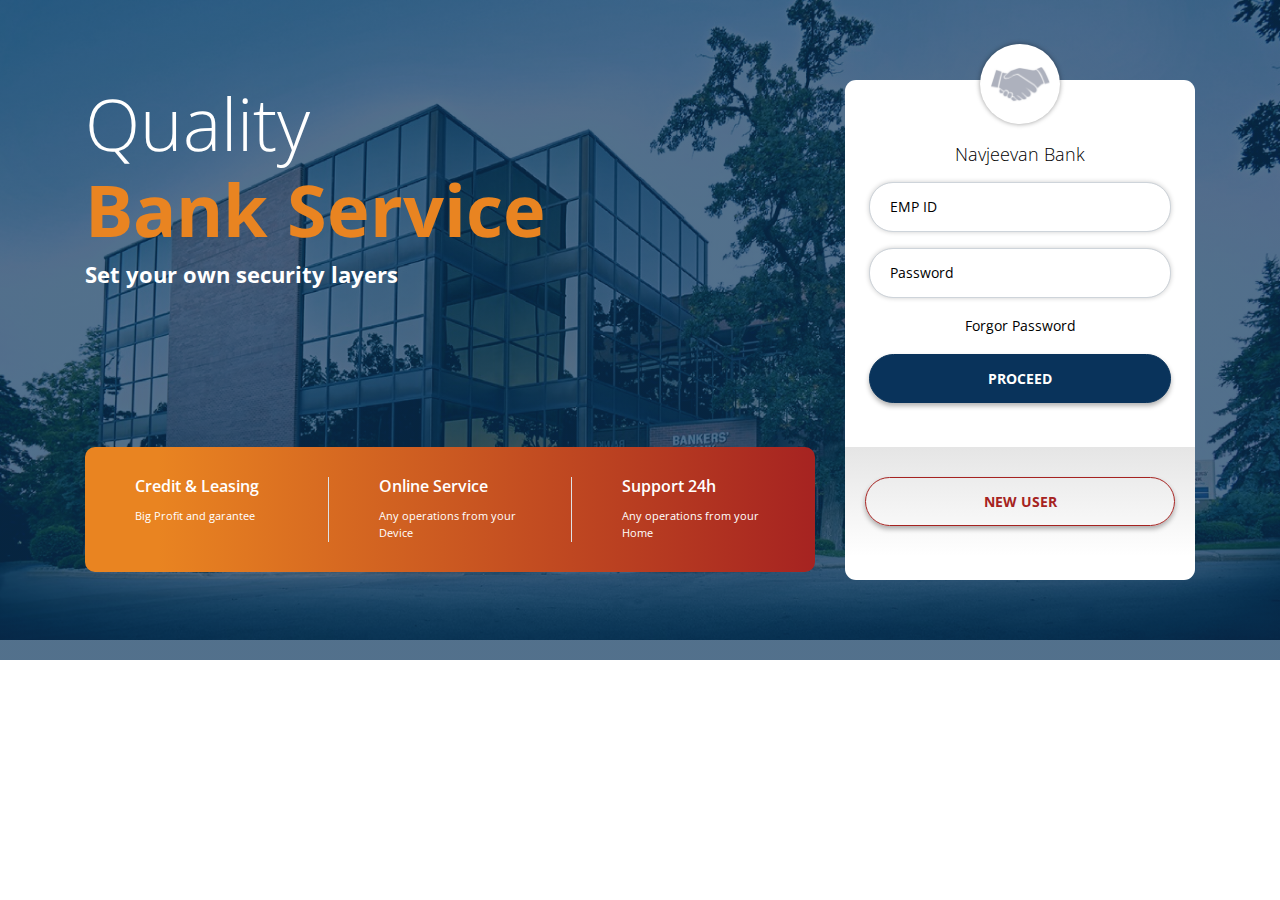
<file: index.html>
<!doctype html>
<html lang="en">

<head>
  <!-- Required meta tags -->
  <meta charset="utf-8">
  <meta name="viewport" content="width=device-width, initial-scale=1, shrink-to-fit=no">
  <link rel="icon" type="image/jpg" href="img/favicon.jpg">
  <!-- Bootstrap CSS -->
  <link rel="stylesheet" href="css/bootstrap.min.css">
  <link rel="stylesheet" href="css/base.css">
  <link rel="stylesheet" href="scss/style.css">
  <title>Login Page</title>
</head>

<body>
  <!-- Main Heading and Login page Section Start -->
  <section class="login-page">
    <div class="container">
      <div class="row">
        <!-- Heading Section -->
        <div class="col-md-6 col-lg-8 headings">
          <h1 class="main-heading">
            Quality <span class="color-heading">Bank Service</span>
          </h1>
          <h5 class="sub-heading">Set your own security layers</h5>

          <div class="row cards">
            <div class="col">
              <div class="card-group">
                <div class="card">
                  <div class="card-body">
                    <h5 class="card-title">Credit & Leasing</h5>
                    <p class="card-text">Big Profit and garantee</p>
                  </div>
                </div>
                <div class="card">
                  <div class="card-body border-right border-left">
                    <h5 class="card-title">Online Service</h5>
                    <p class="card-text">Any operations from your Device</p>
                  </div>
                </div>
                <div class="card">
                  <div class="card-body">
                    <h5 class="card-title">Support 24h</h5>
                    <p class="card-text">Any operations from your Home</p>
                  </div>
                </div>
              </div>
            </div>
          </div>


        </div>

        <!-- Login Form -->
        <div class="col-md-6 col-lg-4 login-form">
          <form class="form pb-2" id="loginForm" action="dashboard.html" >
            <div class="w-100 p-4">
              <div class="form-group text-center">
                <div class="cir">
                  <img src="img/logo.png" alt="logo" class="img-fluid w-75">
                </div>
                <h6 class="logo-title">Navjeevan Bank</h6>
              </div>
              <div class="form-group">
                <input type="email" class="form-control" id="loginEmail" aria-describedby="emailHelp"
                  placeholder="EMP ID" >
                <span id="error7" class="error"></span>
              </div>
              <div class="form-group">
                <input type="password" class="form-control" id="loginpass" placeholder="Password" >
                <span id="error8" class="error"></span>
              </div>
              <div class="form-group text-center">
                <a href="javascript:void(0)" class="for-pass">Forgor Password</a>
              </div>
              <div class="form-group btn-proceed ">
                <button type="submit" class="btn btn-primary" id="log-sub">PROCEED</button>
              </div>
            </div>
            <div class="form-group new-user">
              <a href="registration.html" class="btn btn-outline-danger">New User</a>
            </div>
          </form>
        </div>
      </div>
    </div>
  </section>
  <!-- Main Heading and Login page Section Start -->




  <!-- Optional JavaScript; choose one of the two! -->
  <script src="js/jquery.min.js"></script>
  <script src="js/bootstrap.bundle.min.js"></script>
  <script src="js/validation.js"></script>
</body>

</html>
</file>
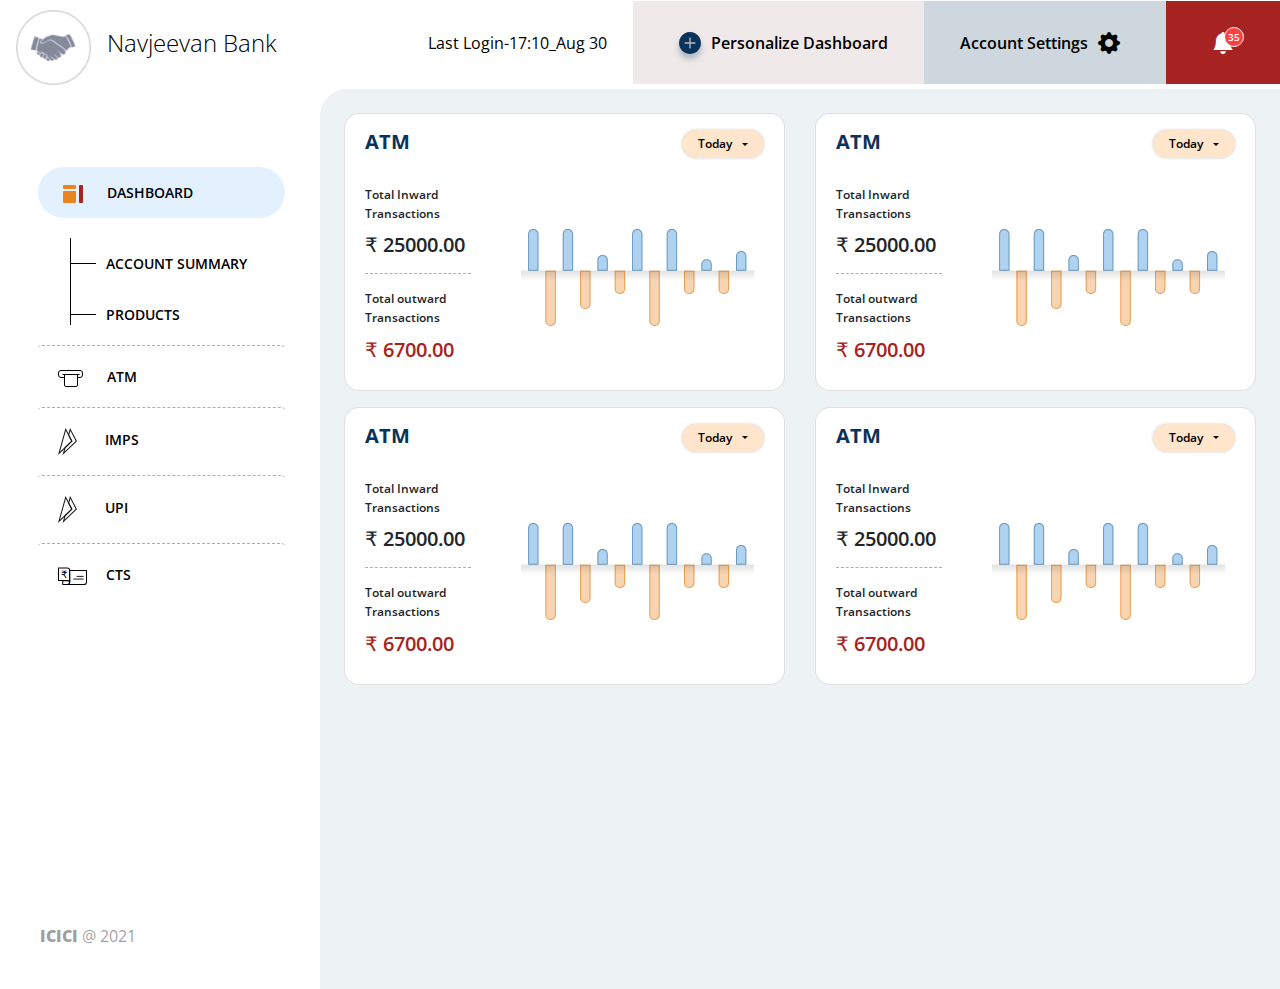
<file: dashboard.html>
<!doctype html>
<html lang="en">

<head>
  <!-- Required meta tags -->
  <meta charset="utf-8">
  <meta name="viewport" content="width=device-width, initial-scale=1, shrink-to-fit=no">
  <link rel="icon" type="image/jpg" href="img/favicon.jpg">
  <link rel="stylesheet" href="https://cdn.jsdelivr.net/npm/bootstrap-icons@1.8.1/font/bootstrap-icons.css">
  <!-- Bootstrap CSS -->
  <link rel="stylesheet" href="css/bootstrap.min.css">
  <link rel="stylesheet" href="css/base.css">
  <link rel="stylesheet" href="scss/style.css">
  <title>Dashboard Page</title>
</head>

<body>
  <!-- Dashboard Page -->
  <section class="dashboard">
    <div class="container-fluid">
      <!-- Header Section  Start-->
      <header class="header navbar-dark">
        <div class="row">
          <div class="col px-0">
            <nav class="navbar navbar-expand-lg ">
              <a class="navbar-brand" href="javascript:void(0)">
                <img src="img/head-logo.png" alt="head-logo" class="img-fluid ">
                <h4 class="logo-txt">Navjeevan Bank</h4>
              </a>
              <button class="navbar-toggler" type="button" data-toggle="collapse" data-target="#navbarSupportedContent"
                aria-controls="navbarSupportedContent" aria-expanded="false" aria-label="Toggle navigation">
                <span class="navbar-toggler-icon" class="icons img-fluid"></span>
              </button>

              <div class="collapse navbar-collapse" id="navbarSupportedContent">
                <ul class="navbar-nav ml-auto">
                  <li class="nav-item ">
                    <a href="javascript" class="nav-link disabled">
                      <span> Last Login-17:10_Aug 30</span>
                    </a>
                  </li>
                  <li class="nav-item">
                    <a class="nav-link" href="javascript:void(0)">
                      <i class="bi bi-plus-circle-fill"></i>
                      <span>Personalize Dashboard</span>
                    </a>
                  </li>
                  <li class="nav-item">
                    <a class="nav-link" href="javascript:void(0)">
                      <span>Account Settings</span>
                      <i class="bi bi-gear-fill"></i>
                    </a>
                  </li>
                  <li class="nav-item">
                    <a class="nav-link" href="javascript:void(0)">
                      <span id="count">35</span>
                      <i class="bi bi-bell-fill"></i>
                    </a>
                  </li>
                </ul>
              </div>
            </nav>
          </div>
        </div>
      </header>
      <!-- Header Section End-->


      <div class="row dashboard__content mt-1">
        <!-- Side Bar -->
        <div class="col-3 sidebar pt-5 ">
          <div class="nav flex-column nav-pills" id="v-pills-tab" role="tablist" aria-orientation="vertical">

            <!-- Dashboard Button -->
            <a class="nav-link dashboard" type="button">
              <img src="img/menu-icon.svg" alt="menu-icon" class="icons"> Dashboard
            </a>

            <!-- Account Summary -->
            <a class="nav-link summary" href="#"><span>Account Summary</span></a>

            <!-- Products -->
            <a class="nav-link products" id="v-pills-imps-pro-tab" data-toggle="pill" href="#v-pills-imps-pro" role="tab"
              aria-controls="v-pills-imps-pro" aria-selected="false"><span>Products</span>
            </a>

            <!-- ATM -->
            <a class="nav-link atm" id="v-pills-ATM-tab" data-toggle="pill" href="#v-pills-ATM" role="tab"
              aria-controls="v-pills-ATM" aria-selected="true">
              <img src="img/atm-icon.svg" alt="atm-icon" class="icons img-fluid"> ATM
            </a>

            <!-- IMPS -->
            <a class="nav-link imps" id="v-pills-IMPS-tab" data-toggle="pill" href="#v-pills-IMPS" role="tab"
              aria-controls="v-pills-IMPS" aria-selected="false">
              <img src="img/imps-icon.svg" alt="atm-icon" class="icons img-fluid"> IMPS
            </a>

            <!-- UPI -->
            <a class="nav-link upi" id="v-pills-upi-tab" data-toggle="pill" href="#v-pills-upi" role="tab"
              aria-controls="v-pills-upi" aria-selected="false">
              <img src="img/upi-icon.svg" alt="atm-icon" class="icons img-fluid"> UPI
            </a>

            <!-- CTS -->
            <a class="nav-link cts" id="v-pills-settings-tab" data-toggle="pill" href="#v-pills-settings" role="tab"
              aria-controls="v-pills-settings" aria-selected="false">
              <img src="img/cts-icon.svg" alt="atm-icon" class="icons img-fluid"> CTS
            </a>
          </div>
          <div class="copyright">
            <h6 class="copy-txt">ICICI <span>&commat; 2021</span></h6>
          </div>
        </div>

        <!-- Main Bar -->
        <div class="col-9 mainbar px-0">
          <div class="tab-content" id="v-pills-tabContent">
            <!-- ATM -->
            <div class="tab-pane fade show active" id="v-pills-ATM" role="tabpanel" aria-labelledby="v-pills-ATM-tab">
              <div class="row p-4">
                <div class="col-lg-6">
                  <div class="card mb-3">
                    <div class="card-header d-flex justify-content-between">
                      <h5 class="card-title">ATM</h5>
                      <div class="dropdown">
                        <button class="btn btn-secondary dropdown-toggle" type="button" id="dropdownMenuButton"
                          data-toggle="dropdown" aria-expanded="false">
                          Today
                        </button>
                        <div class="dropdown-menu" aria-labelledby="dropdownMenuButton">
                          <a class="dropdown-item" href="#">Action</a>
                          <a class="dropdown-item" href="#">Another action</a>
                          <a class="dropdown-item" href="#">Something else here</a>
                        </div>
                      </div>
                    </div>
                    <div class="row no-gutters graph-content">
                      <div class="col-md-4">
                        <div class="card-body">
                          <div class="top">
                            <p class="card-text">Total Inward Transactions</p>
                            <h4 class="card-count">&#8377; 25000.00</h4>
                          </div>

                          <div class="bot">
                            <p class="card-text">Total outward Transactions</p>
                            <h4 class="card-count">&#8377; 6700.00</h4>
                          </div>
                        </div>
                      </div>

                      <div class="col-md-8 text-center">
                        <img src="img/graph.svg" alt="graph-img" class="img-fluid">
                      </div>
                    </div>
                  </div>
                </div>
                <div class="col-lg-6">
                  <div class="card mb-3">
                    <div class="card-header d-flex justify-content-between">
                      <h5 class="card-title">ATM</h5>
                      <div class="dropdown">
                        <button class="btn btn-secondary dropdown-toggle" type="button" id="dropdownMenuButton"
                          data-toggle="dropdown" aria-expanded="false">
                          Today
                        </button>
                        <div class="dropdown-menu" aria-labelledby="dropdownMenuButton">
                          <a class="dropdown-item" href="#">Action</a>
                          <a class="dropdown-item" href="#">Another action</a>
                          <a class="dropdown-item" href="#">Something else here</a>
                        </div>
                      </div>
                    </div>
                    <div class="row no-gutters graph-content">
                      <div class="col-md-4">
                        <div class="card-body">
                          <div class="top">
                            <p class="card-text">Total Inward Transactions</p>
                            <h4 class="card-count">&#8377; 25000.00</h4>
                          </div>

                          <div class="bot">
                            <p class="card-text">Total outward Transactions</p>
                            <h4 class="card-count">&#8377; 6700.00</h4>
                          </div>
                        </div>
                      </div>

                      <div class="col-md-8 text-center">
                        <img src="img/graph.svg" alt="graph-img" class="img-fluid">
                      </div>
                    </div>
                  </div>
                </div>
                <div class="col-lg-6">
                  <div class="card mb-3">
                    <div class="card-header d-flex justify-content-between">
                      <h5 class="card-title">ATM</h5>
                      <div class="dropdown">
                        <button class="btn btn-secondary dropdown-toggle" type="button" id="dropdownMenuButton"
                          data-toggle="dropdown" aria-expanded="false">
                          Today
                        </button>
                        <div class="dropdown-menu" aria-labelledby="dropdownMenuButton">
                          <a class="dropdown-item" href="#">Action</a>
                          <a class="dropdown-item" href="#">Another action</a>
                          <a class="dropdown-item" href="#">Something else here</a>
                        </div>
                      </div>
                    </div>
                    <div class="row no-gutters graph-content">
                      <div class="col-md-4">
                        <div class="card-body">
                          <div class="top">
                            <p class="card-text">Total Inward Transactions</p>
                            <h4 class="card-count">&#8377; 25000.00</h4>
                          </div>

                          <div class="bot">
                            <p class="card-text">Total outward Transactions</p>
                            <h4 class="card-count">&#8377; 6700.00</h4>
                          </div>
                        </div>
                      </div>

                      <div class="col-md-8 text-center">
                        <img src="img/graph.svg" alt="graph-img" class="img-fluid">
                      </div>
                    </div>
                  </div>
                </div>
                <div class="col-lg-6">
                  <div class="card mb-3">
                    <div class="card-header d-flex justify-content-between">
                      <h5 class="card-title">ATM</h5>
                      <div class="dropdown">
                        <button class="btn btn-secondary dropdown-toggle" type="button" id="dropdownMenuButton"
                          data-toggle="dropdown" aria-expanded="false">
                          Today
                        </button>
                        <div class="dropdown-menu" aria-labelledby="dropdownMenuButton">
                          <a class="dropdown-item" href="#">Action</a>
                          <a class="dropdown-item" href="#">Another action</a>
                          <a class="dropdown-item" href="#">Something else here</a>
                        </div>
                      </div>
                    </div>
                    <div class="row no-gutters graph-content">
                      <div class="col-md-4">
                        <div class="card-body">
                          <div class="top">
                            <p class="card-text">Total Inward Transactions</p>
                            <h4 class="card-count">&#8377; 25000.00</h4>
                          </div>

                          <div class="bot">
                            <p class="card-text">Total outward Transactions</p>
                            <h4 class="card-count">&#8377; 6700.00</h4>
                          </div>
                        </div>
                      </div>

                      <div class="col-md-8 text-center">
                        <img src="img/graph.svg" alt="graph-img" class="img-fluid">
                      </div>
                    </div>
                  </div>
                </div>
              </div>
            </div>

            <!-- IMPS -->
            <div class="tab-pane fade " id="v-pills-IMPS" role="tabpanel" aria-labelledby="v-pills-IMPS-tab">
              <!-- Top Head Menus -->
              <div class="top-head pt-3">
                <nav class="nav px-3">
                  <a class="nav-link disabled text-uppercase">Dashboard > IMPS </a>
                  <div class="nav__items d-flex ml-auto">
                    <a class="nav-link" href="javascript:void(0)">FAQs</a>
                    <a class="nav-link" href="javascript:void(0)">Knowledge Bytes</a>
                    <a class="nav-link" href="javascript:void(0)">Reports</a>
                    <a class="nav-link" href="javascript:void(0)">Online TnC</a>
                    <a class="btn" href="javascript:void(0)">Request</a>
                  </div>
                </nav>
              </div>

              <!-- Account Details -->
              <div class="row account-details">
                <div class="col-12 px-0">
                  <div class="d-flex align-items-center px-5 py-4">
                    <img src="img/atm-icon.svg" alt="atm-img" class="img-fluid">
                    <h5 class="imps-heading">IMPS</h5>
                  </div>
                </div>

                <div class="col-12 pt-4 detail-box ">
                  <div class="row  px-5 align-items-center justify-content-between mb-2">
                    <div class="col-md-5 pl-0 mb-3">
                      <div class="account ">
                        <h6 class="acc-heading">Current Account Number: <span id="acNo">XXXX XXXX 8797</span></h6>
                        <button type="button" class="btn ">Change</button>
                      </div>
                      <h6 class="acc-heading">(Change request is in process)</h6>

                      <div class="input-group mt-4">
                        <input type="text" class="form-control" placeholder="From Date">
                        <input type="text" class="form-control" placeholder="To Date">
                      </div>
                    </div>
                    <div class="col-md-7 mb-3  sec2">
                      <h6 class="acc-heading">In Last 5 days</h6>
                      <button type="button" class="btn">Download Report</button>
                      <h6 class="acc-heading">Advanced Search</h6>
                    </div>
                  </div>

                  <div class="row row-cols-md-3 row-cols-sm-2 row-cols-1 transactions">
                    <div class="col pl-4 values inward">
                      <h4 class="trans-heading">Total Inward Transactions</h4>
                      <h3 class="rupee-heading">&#8377; 50000.00</h3>
                    </div>
                    <div class="col values outward">
                      <h4 class="trans-heading">Total outward Transactions</h4>
                      <h3 class="rupee-heading">&#8377; 25000.00</h3>
                    </div>
                    <div class="col values penalty">
                      <h4 class="trans-heading">Panelty Charges</h4>
                      <h3 class="rupee-heading">&#8377; 5000.00</h3>
                    </div>
                  </div>

                </div>
              </div>

              <!-- Transaction Summery Table -->
              <div class="row summary-table pl-3 pt-4">
                <div class="col ">
                  <table class="table table-hover">
                    <thead>
                      <tr>
                        <th scope="col"><input type="checkbox"></th>
                        <th scope="col">User ID</th>
                        <th scope="col">Summery</th>
                        <th scope="col">Amount</th>
                        <th scope="col">Type</th>
                      </tr>
                    </thead>
                    <tbody>
                      <tr>
                        <th scope="row"><input type="checkbox"></th>
                        <td>43028403</td>
                        <td>Details will be here</td>
                        <td class="debit">Rs 4000</td>
                        <td>Withdrawal</td>
                        <td><button class="btn btn-info">View</button></td>
                      </tr>

                      <tr>
                        <th scope="row"><input type="checkbox"></th>
                        <td>43028403</td>
                        <td>Details will be here</td>
                        <td class="credit">Rs 40000</td>
                        <td>Withdrawal</td>
                        <td><button class="btn btn-info">View</button></td>
                      </tr>

                      <tr>
                        <th scope="row"><input type="checkbox"></th>
                        <td>43028403</td>
                        <td>Details will be here</td>
                        <td class="debit">Rs 1000</td>
                        <td>Withdrawal</td>
                        <td><button class="btn btn-info">View</button></td>
                      </tr>

                      <tr>
                        <th scope="row"><input type="checkbox"></th>
                        <td>43028403</td>
                        <td>Details will be here</td>
                        <td class="debit">Rs 3500</td>
                        <td>Withdrawal</td>
                        <td><button class="btn btn-info">View</button></td>
                      </tr>

                      <tr>
                        <th scope="row"><input type="checkbox"></th>
                        <td>43028403</td>
                        <td>Details will be here</td>
                        <td class="credit">Rs 40000</td>
                        <td>Withdrawal</td>
                        <td><button class="btn btn-info">View</button></td>
                      </tr>

                      <tr>
                        <th scope="row"><input type="checkbox"></th>
                        <td>43028403</td>
                        <td>Details will be here</td>
                        <td class="credit">Rs 1000</td>
                        <td>Withdrawal</td>
                        <td><button class="btn btn-info">View</button></td>
                      </tr>

                    </tbody>
                  </table>
                </div>
              </div>

            </div>

            <!-- Product IMPS -->
            <div class="tab-pane fade " id="v-pills-imps-pro" role="tabpanel" aria-labelledby="v-pills-imps-pro-tab">
              <!-- Top Head Menus -->
              <div class="top-head pt-3">
                <nav class="nav px-3">
                  <a class="nav-link disabled text-uppercase">Products > IMPS </a>
                  <div class="nav__items d-flex ml-auto">
                    <a class="nav-link" href="javascript:void(0)">FAQs</a>
                    <a class="nav-link" href="javascript:void(0)">Knowledge Bytes</a>
                    <a class="nav-link" href="javascript:void(0)">Reports</a>
                    <a class="nav-link" href="javascript:void(0)">Online TnC</a>
                    <a class="btn" href="javascript:void(0)" data-toggle="modal" data-target="#exampleModal">Request</a>
                  </div>
                </nav>
              </div>

              <div class="modal fade" id="exampleModal" tabindex="-1" aria-labelledby="exampleModalLabel" aria-hidden="true">
                <!-- Request Button model -->
                <div class="modal-dialog">
                  <div class="modal-content">
                    <div class="modal-header">
                      <h5 class="modal-title" id="exampleModalLabel">IMPS Requests</h5>
                      <button type="button" class="close" data-dismiss="modal" aria-label="Close">
                        <span aria-hidden="true">&times;</span>
                      </button>
                    </div>
                    <div class="modal-body">
                      <div class="headings">
                        <!-- A/C No. change request  -->
                        <h5 class="modal-heading" id="changeReq" data-toggle="modal" data-target="#accNoChange">A/C No. change request </h5>
                        
                        <!-- NDC Modification -->
                        <h5 class="modal-heading" id="NDC-modify" data-toggle="modal" data-target="#NDCModification">NDC Modification  </h5>
                      </div>
                    </div>
                  </div>
                </div>
              </div>
              <!-- A/C No. change request model -->
              <div class="modal fade" id="accNoChange" tabindex="-1" aria-labelledby="accNoChangeLabel" aria-hidden="true">
                <div class="modal-dialog">
                  <div class="modal-content">
                    <div class="modal-header">
                      <h5 class="modal-title offset-1" id="accNoChangeLabel">Account Number Change Request</h5>
                      <button type="button" class="close" data-dismiss="modal" aria-label="Close">
                        <span aria-hidden="true">&times;</span>
                      </button>
                    </div>
                    <div class="modal-body">
                      <form class="form">
                        <div class="form-group">
                          <input type="text" class="form-control" id="oldNumber" placeholder="Old Account Number" >
                        </div>
                        <div class="form-group">
                          <input type="text" class="form-control" id="newNumber" placeholder="New Account Number">
                        </div>
                        <div class="form-group">
                          <input type="text" class="form-control" id="confirmNumber" placeholder="Confirm New Account Number">
                        </div>
                        <div class="form-group btns offset-3">
                          <button type="submit" class="btn btn-primary">Submit <i class="bi bi-arrow-right"></i></button>
                          <button type="reset" class="btn btn-outline-secondary">Reset</button>
                        </div>
                      </form>
                    </div>
                  </div>
                </div>
              </div>
               <!-- NDC Modification Modal-->
               <div class="modal fade" id="NDCModification" tabindex="-1" aria-labelledby="NDCModificationLabel" aria-hidden="true">
                <div class="modal-dialog modal-xl">
                  <div class="modal-content">
                    <div class="modal-header">
                      <h5 class="modal-title" id="NDCModificationLabel">IMPS - NCD Modification</h5>
                      <button type="button" class="close" data-dismiss="modal" aria-label="Close">
                        <span aria-hidden="true">&times;</span>
                      </button>
                    </div>
                    <div class="modal-body">
                      <div class="row ndc-data">
                        <!-- NDC Amount -->
                        <div class="col-12 ndc-acc d-flex justify-content-between align-items-center border-bottom pb-2">
                          <div class="ndc w-25">
                            <h5 class="ndc-heading">NDC Amount</h5>
                          </div>
                          <div class="input-group w-75">
                            <div class="form-group">
                              <label for="existing">Existing</label>
                              <input type="text" class="form-control" placeholder="Rs. 500">
                            </div>
                            <div class="form-group">
                              <label for="existing" class="d-block">Action</label>
                              <button class="btn btn-success ">Add</button>
                              <button class="btn btn-danger ">Reduce</button>
                            </div>
                            <div class="form-group">
                              <label for="existing">Amount</label>
                              <input type="text" class="form-control" placeholder="Rs. 200">
                            </div>
                          </div>
                        </div>

                        <!-- Current Account -->
                        <div class="col-12  current-acc d-flex justify-content-between align-items-center py-3">
                          <div class="input-group">
                            <div class="form-group ">
                              <label for="existing">Current Account</label>
                              <input type="text" class="form-control" placeholder="Rs. 400">
                            </div>
                            <div class="form-group">
                              <label for="existing" >Lien Amount</label>
                              <input type="text" class="form-control" placeholder="Rs. 400">
                            </div>
                            <div class="form-group">
                              <label for="existing">CA Multiplier</label>
                              <input type="text" class="form-control" placeholder="Rs. 400">
                            </div>
                          </div>
                        </div>
                        <div class="col-12 text-right pr-5 current-acc-btn">
                          <button type="submit" class="btn btn-primary">Submit <i class="bi bi-arrow-right"></i></button>
                          <button type="reset" class="btn btn-outline-secondary">Reset</button>
                        </div>
                      </div>
                    </div>
                  </div>
                </div>
              </div>


              <!-- Account Details -->
              <div class="row account-details product">
                <div class="col-12 px-0">
                  <div class="w-100 d-flex align-items-center px-5 py-4">
                    <div class="main-head d-flex align-items-center w-50">
                      <img src="img/atm-icon.svg" alt="atm-img" class="img-fluid">
                      <h5 class="imps-heading">IMPS Submembership</h5>
                    </div>
                    <div class="report w-50">
                      <button type="button" class="btn btn-info">Download Report</button>
                    </div>
                  </div>
                </div>

                <div class="col-12 pt-4 detail-box ">
                  <div class="row  px-5 align-items-center justify-content-between mb-2">
                    <div class="col-12 pl-0 mb-3">
                      <div class="account ">
                        <h6 class="acc-heading">Current Account Number: <span id="acNo">XXXX XXXX 8797</span></h6>
                        <h6 class="head">NDC Limit <span class="rupee-heading">&#8377; 50000.00</span></h6>
                        <h6 class="head">Available NDC Limit <span class="rupee-heading">&#8377; 50000.00</span></h6>
                      </div>
                    </div>
                  </div>
                </div>
              </div>

              <!-- Transaction Summery Table -->
              <div class="row summary-table pl-3 ">
                <div class="col-12 p-4 d-flex justify-content-between align-items-center">
                  <h4 class="report-heading">Sattement Report</h4>
                  <div class="input-group">
                    <input type="text" class="form-control" placeholder="From Date">
                    <input type="text" class="form-control" placeholder="To Date">
                  </div>
                </div>
                <div class="col-12 ">
                  <table class="table table-hover">
                    <thead>
                      <tr>
                        <th scope="col"><input type="checkbox"></th>
                        <th scope="col">Date</th>
                        <th scope="col">Particulars</th>
                        <th scope="col">Dr</th>
                        <th scope="col">Cr</th>
                      </tr>
                    </thead>
                    <tbody>
                      <tr>
                        <th scope="row"><input type="checkbox"></th>
                        <td >23 Sep 21</td>
                        <td >Details will be here</td>
                        <td class="debit">Rs 4000</td>
                        <td class="debit">Rs 4000</td>
                        <td><button class="btn btn-info">View</button></td>
                      </tr>

                      <tr>
                        <th scope="row"><input type="checkbox"></th>
                        <td >23 Sep 21</td>
                        <td >Details will be here</td>
                        <td class="debit">Rs 4000</td>
                        <td class="debit">Rs 4000</td>
                        <td><button class="btn btn-info">View</button></td>
                      </tr>

                      <tr>
                        <th scope="row"><input type="checkbox"></th>
                        <td >23 Sep 21</td>
                        <td >Details will be here</td>
                        <td class="debit">Rs 4000</td>
                        <td class="debit">Rs 4000</td>
                        <td><button class="btn btn-info">View</button></td>
                      </tr>

                      <tr>
                        <th scope="row"><input type="checkbox"></th>
                        <td >23 Sep 21</td>
                        <td >Details will be here</td>
                        <td class="debit">Rs 4000</td>
                        <td class="debit">Rs 4000</td>
                        <td ><button class="btn btn-info">View</button></td>
                      </tr>

                      <tr>
                        <th scope="row"><input type="checkbox"></th>
                        <td >23 Sep 21</td>
                        <td >Details will be here</td>
                        <td class="debit">Rs 4000</td>
                        <td class="debit">Rs 4000</td>
                        <td><button class="btn btn-info">View</button></td>
                      </tr>

                      <tr>
                        <th scope="row"><input type="checkbox"></th>
                        <td >23 Sep 21</td>
                        <td >Details will be here</td>
                        <td class="debit">Rs 4000</td>
                        <td class="debit">Rs 4000</td>
                        <td ><button class="btn btn-info">View</button></td>
                      </tr>

                    </tbody>
                  </table>
                </div>
              </div>
            </div>

            <!-- UPI -->
            <div class="tab-pane fade" id="v-pills-upi" role="tabpanel" aria-labelledby="v-pills-upi-tab">
              <!-- Top Head Menus -->
              <div class="top-head pt-3">
                <nav class="nav px-3">
                  <a class="nav-link disabled text-uppercase">Dashboard > UPI </a>
                  <div class="nav__items d-flex ml-auto">
                    <a class="nav-link" href="javascript:void(0)">FAQs</a>
                    <a class="nav-link" href="javascript:void(0)">Knowledge Bytes</a>
                    <a class="nav-link" href="javascript:void(0)">Reports</a>
                    <a class="nav-link" href="javascript:void(0)">Online TnC</a>
                    <a class="btn" href="javascript:void(0)" >Request</a>
                  </div>
                </nav>
              </div>
            </div>

            <!-- CTS -->
            <div class="tab-pane fade" id="v-pills-settings" role="tabpanel" aria-labelledby="v-pills-settings-tab">
              <!-- Top Head Menus -->
              <div class="top-head pt-3">
                <nav class="nav px-3">
                  <a class="nav-link disabled text-uppercase">Dashboard > CTS </a>
                  <div class="nav__items d-flex ml-auto">
                    <a class="nav-link" href="javascript:void(0)">FAQs</a>
                    <a class="nav-link" href="javascript:void(0)">Knowledge Bytes</a>
                    <a class="nav-link" href="javascript:void(0)">Reports</a>
                    <a class="nav-link" href="javascript:void(0)">Online TnC</a>
                    <a class="btn" href="javascript:void(0)" >Request</a>
                  </div>
                </nav>
              </div>
            </div>
          </div>
        </div>
      </div>



    </div>
  </section>



  <!-- Optional JavaScript; choose one of the two! -->
  <script src="js/jquery.min.js"></script>
  <script src="js/bootstrap.bundle.min.js"></script>
  <script src="js/custom.js"></script>
</body>

</html>
</file>
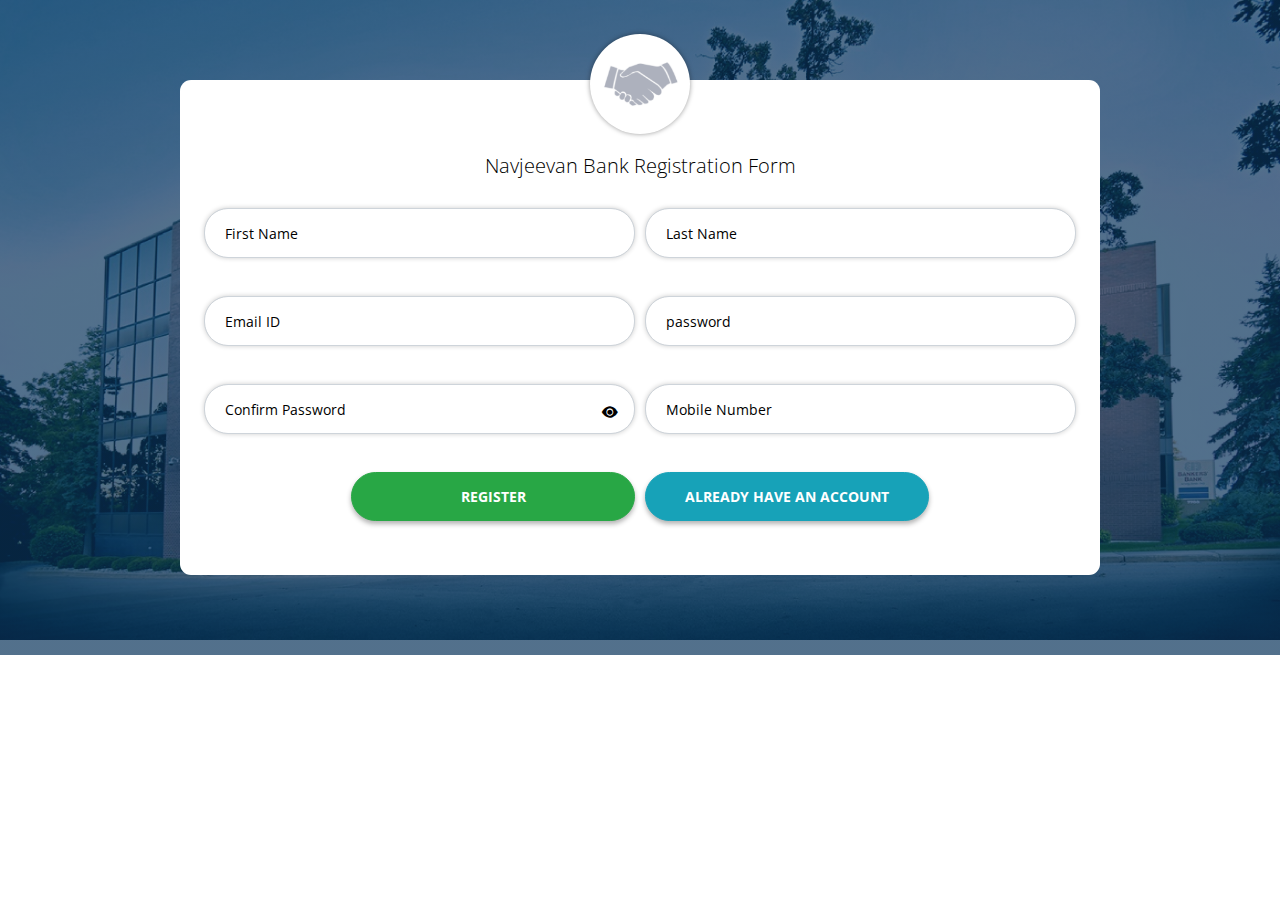
<file: registration.html>
<!doctype html>
<html lang="en">

<head>
    <!-- Required meta tags -->
    <meta charset="utf-8">
    <meta name="viewport" content="width=device-width, initial-scale=1, shrink-to-fit=no">
    <link rel="icon" type="image/jpg" href="img/favicon.jpg">
    <!-- Bootstrap CSS -->
    <link rel="stylesheet" href="css/bootstrap.min.css">
    <link rel="stylesheet" href="css/base.css">
    <link rel="stylesheet" href="scss/style.css">
    <link rel="stylesheet" href="https://cdn.jsdelivr.net/npm/bootstrap-icons@1.8.1/font/bootstrap-icons.css">
    <title>Registration Page</title>
</head>

<body>
    <!-- Registration Form Page Section Start -->
    <section class="reg-page">
        <div class="container">
            <div class="row">
                <!-- Registration Form Start-->
                <div class="col-md-12 col-lg-10 mx-auto reg-form">
                    <form class="form p-4" onsubmit="return validateForm()"  novalidate action="index.html">
                        <div class="form-group  text-center">
                            <div class="cir">
                                <img src="img/logo.png" alt="logo" class="img-fluid w-75">
                            </div>
                            <h6 class="logo-title">Navjeevan Bank Registration Form</h6>
                        </div>
                        <div class="form-row justify-content-center">
                            <div class="form-group  col-md-6">
                                <input type="text" class="form-control" name="fanme" id="fname" placeholder="First Name"
                                    onblur="validate1()">
                                <span id="error1" class="error"></span>
                            </div>
                            <div class="form-group  col-md-6">
                                <input type="text" class="form-control" name="lanme" id="lname" placeholder="Last Name"
                                    onblur="validate2()">
                                <span id="error2" class="error"></span>
                            </div>
                            <div class="form-group  col-md-6">
                                <input type="email" class="form-control" id="email" name="email" placeholder="Email ID"
                                    onblur="validate3()">
                                <span id="error3" class="error"></span>
                            </div>
                            <div class="form-group  col-md-6">
                                <input type="password" class="form-control" id="password" name="pass"
                                    placeholder="password" onblur="validate4()">
                                <span id="error4" class="error"></span>
                            </div>
                            <div class="form-group  col-md-6">
                                <input type="password" class="form-control" id="cpass" name="cpass"
                                    placeholder="Confirm Password" onblur="validate5()">
                                <span id="error5" class="error"></span>
                                <input type="checkbox" id="showp" name="showp" onchange="show()">
                            </div>
                            <div class="form-group  col-md-6">
                                <input type="text" class="form-control" id="mobile" name="number"
                                    placeholder="Mobile Number" onblur="validate6()">
                                <span id="error6" class="error"></span>
                            </div>
                            <div class="form-group  col-md-4">
                                <input type="submit"  class="btn btn-success " id="reg-btn" name="sub-btn"
                                    value="Register">
                            </div>
                            <div class="form-group  col-md-4">
                                <a href="index.html" class="btn btn-info">already have an account</a>
                            </div>
                        </div>
                    </form>
                </div>
            </div>
        </div>
    </section>
    <!--  Registration Form End -->




    <!-- Optional JavaScript; choose one of the two! -->
    <script src="js/jquery.min.js"></script>
    <script src="js/bootstrap.bundle.min.js"></script>
    <script src="js/validation.js"></script>
</body>

</html>
</file>
<file: css/base.css>
/* Font Face */
@font-face {
    font-family: OpenSans-Bold;
    src: url(../fonts/OpenSans-Bold.ttf);
}
@font-face {
    font-family: OpenSans-Regular;
    src: url(../fonts/OpenSans-Regular.ttf);
}
@font-face {
    font-family: OpenSans-Medium;
    src: url(../fonts/OpenSans-Medium.ttf);
}
@font-face {
    font-family:OpenSans-SemiBold;
    src: url(../fonts/OpenSans-SemiBold.ttf);
}
@font-face {
    font-family:OpenSans-Light;
    src: url(../fonts/OpenSans-Light.ttf);
}
@font-face {
    font-family:OpenSans-ExtraBold;
    src: url(../fonts/OpenSans-ExtraBold.ttf);
}
</file>
<file: scss/style.css>
.btn {
  -webkit-box-shadow: 0 0 5px rgba(0, 0, 0, 0.2);
          box-shadow: 0 0 5px rgba(0, 0, 0, 0.2);
}

.btn:focus {
  -webkit-box-shadow: none;
          box-shadow: none;
}

.form-control:focus {
  -webkit-box-shadow: none;
          box-shadow: none;
}

.credit {
  color: #277918 !important;
  font-family: OpenSans-SemiBold !important;
}

.debit {
  color: #C72D2D !important;
  font-family: OpenSans-SemiBold !important;
}

.modal-backdrop.show {
  opacity: .70;
  background-color: #09335b;
}

.login-page, .reg-page {
  background: -webkit-gradient(linear, left top, left bottom, from(rgba(9, 52, 91, 0.7)), to(rgba(9, 52, 91, 0.7))), url(../img/bg-img.jpg) no-repeat;
  background: linear-gradient(rgba(9, 52, 91, 0.7), rgba(9, 52, 91, 0.7)), url(../img/bg-img.jpg) no-repeat;
  background-size: 100%;
  background-attachment: fixed;
  background-position: top;
  padding: 80px 0;
}

.login-page .headings, .reg-page .headings {
  position: relative;
}

.login-page .headings .main-heading, .reg-page .headings .main-heading {
  font-size: 4.5rem;
  display: -webkit-box;
  display: -ms-flexbox;
  display: flex;
  -webkit-box-orient: vertical;
  -webkit-box-direction: normal;
      -ms-flex-direction: column;
          flex-direction: column;
  color: #fff;
  font-family: OpenSans-Light;
}

.login-page .headings .main-heading .color-heading, .reg-page .headings .main-heading .color-heading {
  color: #E98421;
  font-family: OpenSans-Bold;
}

.login-page .headings .sub-heading, .reg-page .headings .sub-heading {
  font-size: 1.375rem;
  font-family: OpenSans-Bold;
  color: #fff;
}

.login-page .headings .cards, .reg-page .headings .cards {
  margin-top: 160px;
}

.login-page .headings .cards .card-group, .reg-page .headings .cards .card-group {
  border-radius: 10px;
  background: -webkit-gradient(linear, left top, right top, color-stop(10%, #E98421), color-stop(1, #A62321));
  background: linear-gradient(to right, #E98421 10%, #A62321 1);
}

.login-page .headings .cards .card-group .card, .reg-page .headings .cards .card-group .card {
  border: none;
  background-color: transparent;
  padding: 30px 0;
}

.login-page .headings .cards .card-group .card .card-body, .reg-page .headings .cards .card-group .card .card-body {
  padding: 0px 50px;
}

.login-page .headings .cards .card-group .card .card-body .card-title, .reg-page .headings .cards .card-group .card .card-body .card-title {
  color: #fff;
  font-size: 1rem;
  font-family: OpenSans-SemiBold;
}

.login-page .headings .cards .card-group .card .card-body .card-text, .reg-page .headings .cards .card-group .card .card-body .card-text {
  color: #fff;
  font-size: .7rem;
  font-family: OpenSans-Regular;
}

.login-page .login-form .form, .login-page .reg-form .form, .reg-page .login-form .form, .reg-page .reg-form .form {
  background-color: #fff;
  border-radius: 11px;
}

.login-page .login-form .form .cir, .login-page .reg-form .form .cir, .reg-page .login-form .form .cir, .reg-page .reg-form .form .cir {
  width: 80px;
  height: 80px;
  -webkit-box-shadow: 0px 0px 5px rgba(0, 0, 0, 0.4);
          box-shadow: 0px 0px 5px rgba(0, 0, 0, 0.4);
  border-radius: 50%;
  display: -webkit-box;
  display: -ms-flexbox;
  display: flex;
  -webkit-box-pack: center;
      -ms-flex-pack: center;
          justify-content: center;
  -webkit-box-align: center;
      -ms-flex-align: center;
          align-items: center;
  -ms-flex-wrap: wrap;
      flex-wrap: wrap;
  background-color: #fff;
  margin: -60px auto 20px;
}

.login-page .login-form .form .logo-title, .login-page .reg-form .form .logo-title, .reg-page .login-form .form .logo-title, .reg-page .reg-form .form .logo-title {
  font-size: 1.125rem;
  color: #000;
  font-family: OpenSans-Light;
}

.login-page .login-form .form .form-group, .login-page .reg-form .form .form-group, .reg-page .login-form .form .form-group, .reg-page .reg-form .form .form-group {
  margin-bottom: 16px;
}

.login-page .login-form .form .form-group .error, .login-page .reg-form .form .form-group .error, .reg-page .login-form .form .form-group .error, .reg-page .reg-form .form .form-group .error {
  color: #f00;
  margin: 8px 0 0 20px;
  font-family: OpenSans-Medium;
  font-size: .75rem;
  display: block;
}

.login-page .login-form .form .form-group .form-control, .login-page .reg-form .form .form-group .form-control, .reg-page .login-form .form .form-group .form-control, .reg-page .reg-form .form .form-group .form-control {
  border-radius: 24px;
  padding: 24px 20px;
  font-family: OpenSans-Regular;
  font-size: .875rem;
  -webkit-box-shadow: 0 0 5px rgba(0, 0, 0, 0.2);
          box-shadow: 0 0 5px rgba(0, 0, 0, 0.2);
}

.login-page .login-form .form .form-group .form-control::-webkit-input-placeholder, .login-page .reg-form .form .form-group .form-control::-webkit-input-placeholder, .reg-page .login-form .form .form-group .form-control::-webkit-input-placeholder, .reg-page .reg-form .form .form-group .form-control::-webkit-input-placeholder {
  color: #000;
}

.login-page .login-form .form .form-group .form-control:-ms-input-placeholder, .login-page .reg-form .form .form-group .form-control:-ms-input-placeholder, .reg-page .login-form .form .form-group .form-control:-ms-input-placeholder, .reg-page .reg-form .form .form-group .form-control:-ms-input-placeholder {
  color: #000;
}

.login-page .login-form .form .form-group .form-control::-ms-input-placeholder, .login-page .reg-form .form .form-group .form-control::-ms-input-placeholder, .reg-page .login-form .form .form-group .form-control::-ms-input-placeholder, .reg-page .reg-form .form .form-group .form-control::-ms-input-placeholder {
  color: #000;
}

.login-page .login-form .form .form-group .form-control::placeholder, .login-page .reg-form .form .form-group .form-control::placeholder, .reg-page .login-form .form .form-group .form-control::placeholder, .reg-page .reg-form .form .form-group .form-control::placeholder {
  color: #000;
}

.login-page .login-form .form .form-group .form-control:focus, .login-page .reg-form .form .form-group .form-control:focus, .reg-page .login-form .form .form-group .form-control:focus, .reg-page .reg-form .form .form-group .form-control:focus {
  -webkit-box-shadow: 0 0 5px #E98421;
          box-shadow: 0 0 5px #E98421;
}

.login-page .login-form .form .form-group #showp, .login-page .reg-form .form .form-group #showp, .reg-page .login-form .form .form-group #showp, .reg-page .reg-form .form .form-group #showp {
  position: absolute;
  top: 15px;
  right: 30px;
  border: none;
}

.login-page .login-form .form .form-group #showp::before, .login-page .reg-form .form .form-group #showp::before, .reg-page .login-form .form .form-group #showp::before, .reg-page .reg-form .form .form-group #showp::before {
  content: "\f33e";
  position: absolute;
  top: 0;
  display: inline-block;
  font-family: bootstrap-icons !important;
  font-style: normal;
  font-weight: normal !important;
  font-variant: normal;
  text-transform: none;
  line-height: 1;
  vertical-align: -0.125em;
  -webkit-font-smoothing: antialiased;
  -moz-osx-font-smoothing: grayscale;
  background-color: #fff;
  padding: 5px;
}

.login-page .login-form .form .form-group .for-pass, .login-page .reg-form .form .form-group .for-pass, .reg-page .login-form .form .form-group .for-pass, .reg-page .reg-form .form .form-group .for-pass {
  font-size: .875rem;
  font-family: OpenSans-Regular;
  color: #000;
}

.login-page .login-form .form .form-group.btn-proceed, .login-page .reg-form .form .form-group.btn-proceed, .reg-page .login-form .form .form-group.btn-proceed, .reg-page .reg-form .form .form-group.btn-proceed {
  margin-bottom: 20px;
}

.login-page .login-form .form .form-group.btn-proceed .btn-primary, .login-page .reg-form .form .form-group.btn-proceed .btn-primary, .reg-page .login-form .form .form-group.btn-proceed .btn-primary, .reg-page .reg-form .form .form-group.btn-proceed .btn-primary {
  font-size: .875rem;
  font-family: OpenSans-Bold;
  width: 100%;
  padding: 13px 0;
  border-radius: 25px;
  text-transform: uppercase;
  -webkit-box-shadow: 0 3px 5px rgba(0, 0, 0, 0.3);
          box-shadow: 0 3px 5px rgba(0, 0, 0, 0.3);
  border-color: #09335B;
  background-color: #09335B;
  color: #fff;
}

.login-page .login-form .form .form-group.btn-proceed .btn-primary:focus, .login-page .reg-form .form .form-group.btn-proceed .btn-primary:focus, .reg-page .login-form .form .form-group.btn-proceed .btn-primary:focus, .reg-page .reg-form .form .form-group.btn-proceed .btn-primary:focus {
  -webkit-box-shadow: none;
          box-shadow: none;
}

.login-page .login-form .form .form-group.new-user, .login-page .reg-form .form .form-group.new-user, .reg-page .login-form .form .form-group.new-user, .reg-page .reg-form .form .form-group.new-user {
  background: -webkit-gradient(linear, left top, left bottom, from(rgba(0, 0, 0, 0.1)), to(rgba(255, 255, 255, 0.1)));
  background: linear-gradient(rgba(0, 0, 0, 0.1), rgba(255, 255, 255, 0.1));
  padding: 30px 20px;
}

.login-page .login-form .form .form-group.new-user .btn-outline-danger, .login-page .reg-form .form .form-group.new-user .btn-outline-danger, .reg-page .login-form .form .form-group.new-user .btn-outline-danger, .reg-page .reg-form .form .form-group.new-user .btn-outline-danger {
  font-size: .875rem;
  font-family: OpenSans-Bold;
  width: 100%;
  padding: 13px 0;
  border-radius: 25px;
  text-transform: uppercase;
  -webkit-box-shadow: 0 3px 5px rgba(0, 0, 0, 0.3);
          box-shadow: 0 3px 5px rgba(0, 0, 0, 0.3);
  border-color: #A62321;
  color: #A62321;
}

.login-page .login-form .form .form-group.new-user .btn-outline-danger:focus, .login-page .reg-form .form .form-group.new-user .btn-outline-danger:focus, .reg-page .login-form .form .form-group.new-user .btn-outline-danger:focus, .reg-page .reg-form .form .form-group.new-user .btn-outline-danger:focus {
  -webkit-box-shadow: none;
          box-shadow: none;
}

.login-page .login-form .form .form-group.new-user .btn-outline-danger:hover, .login-page .reg-form .form .form-group.new-user .btn-outline-danger:hover, .reg-page .login-form .form .form-group.new-user .btn-outline-danger:hover, .reg-page .reg-form .form .form-group.new-user .btn-outline-danger:hover {
  background-color: #A62321;
  color: #fff;
}

.login-page .login-form .form .form-group .btn-info, .login-page .login-form .form .form-group .btn-success, .login-page .reg-form .form .form-group .btn-info, .login-page .reg-form .form .form-group .btn-success, .reg-page .login-form .form .form-group .btn-info, .reg-page .login-form .form .form-group .btn-success, .reg-page .reg-form .form .form-group .btn-info, .reg-page .reg-form .form .form-group .btn-success {
  font-size: .875rem;
  font-family: OpenSans-Bold;
  width: 100%;
  padding: 13px 0;
  border-radius: 25px;
  text-transform: uppercase;
  -webkit-box-shadow: 0 3px 5px rgba(0, 0, 0, 0.3);
          box-shadow: 0 3px 5px rgba(0, 0, 0, 0.3);
}

.login-page .login-form .form .form-group .btn-info:focus, .login-page .login-form .form .form-group .btn-success:focus, .login-page .reg-form .form .form-group .btn-info:focus, .login-page .reg-form .form .form-group .btn-success:focus, .reg-page .login-form .form .form-group .btn-info:focus, .reg-page .login-form .form .form-group .btn-success:focus, .reg-page .reg-form .form .form-group .btn-info:focus, .reg-page .reg-form .form .form-group .btn-success:focus {
  -webkit-box-shadow: none;
          box-shadow: none;
}

.login-page .reg-form .form .cir, .reg-page .reg-form .form .cir {
  width: 100px;
  height: 100px;
  margin: -70px auto 20px;
}

.login-page .reg-form .form .logo-title, .reg-page .reg-form .form .logo-title {
  font-size: 1.25rem;
}

.login-page .reg-form .form .form-group, .reg-page .reg-form .form .form-group {
  margin-bottom: 30px;
}

.header .navbar {
  padding: 0 0 0 1rem;
}

.header .navbar .navbar-brand {
  display: -webkit-box;
  display: -ms-flexbox;
  display: flex;
  -webkit-box-pack: center;
      -ms-flex-pack: center;
          justify-content: center;
  -webkit-box-align: center;
      -ms-flex-align: center;
          align-items: center;
  -ms-flex-wrap: wrap;
      flex-wrap: wrap;
  padding: 10px 0 0;
}

.header .navbar .navbar-brand .img-fluid {
  width: 75px;
}

.header .navbar .navbar-brand .logo-txt {
  font-size: 1.5rem;
  font-family: OpenSans-Light;
  margin-left: 1rem;
  color: #000;
}

.header .navbar .navbar-toggler {
  background-color: #E98421;
}

.header .navbar .navbar-nav {
  display: -webkit-box;
  display: -ms-flexbox;
  display: flex;
  -webkit-box-align: center;
      -ms-flex-align: center;
          align-items: center;
}

.header .navbar .navbar-nav .nav-item {
  padding: 10px 20px;
  position: relative;
}

.header .navbar .navbar-nav .nav-item:first-child {
  padding-right: 10px;
}

.header .navbar .navbar-nav .nav-item:first-child .nav-link {
  font-family: OpenSans-Regular;
}

.header .navbar .navbar-nav .nav-item:nth-child(2) {
  background-color: #F0E9E9;
}

.header .navbar .navbar-nav .nav-item:nth-child(2) .bi {
  color: #09335B;
  -webkit-filter: drop-shadow(0 5px 3px rgba(9, 51, 91, 0.3));
          filter: drop-shadow(0 5px 3px rgba(9, 51, 91, 0.3));
}

.header .navbar .navbar-nav .nav-item:nth-child(3) {
  background-color: rgba(9, 51, 91, 0.2);
}

.header .navbar .navbar-nav .nav-item:last-child {
  background-color: #A62321;
}

.header .navbar .navbar-nav .nav-item:last-child .bi {
  color: #fff;
}

.header .navbar .navbar-nav .nav-item:last-child #count {
  position: absolute;
  right: 16px;
  font-size: 10px;
  top: 16px;
  width: 20px;
  height: 20px;
  background-color: #FF4040;
  border-radius: 50%;
  display: -webkit-box;
  display: -ms-flexbox;
  display: flex;
  -webkit-box-pack: center;
      -ms-flex-pack: center;
          justify-content: center;
  -webkit-box-align: center;
      -ms-flex-align: center;
          align-items: center;
  -ms-flex-wrap: wrap;
      flex-wrap: wrap;
  border: 1px solid #fff;
  color: #fff;
  font-family: OpenSans-SemiBold;
}

.header .navbar .navbar-nav .nav-item .nav-link {
  color: #000;
  position: relative;
  display: block;
  padding: 15px 16px;
  font-size: 1rem;
  font-family: OpenSans-SemiBold;
  display: -webkit-box;
  display: -ms-flexbox;
  display: flex;
  -webkit-box-align: center;
      -ms-flex-align: center;
          align-items: center;
}

.header .navbar .navbar-nav .nav-item .nav-link .bi {
  font-size: 1.375rem;
  margin: 0 10px;
}

.dashboard__content .sidebar {
  height: 100vh;
  overflow: auto;
  position: relative;
}

.dashboard__content .sidebar .nav {
  padding: 30px 20px;
}

.dashboard__content .sidebar .nav .nav-link {
  border-top: 1px dashed rgba(112, 112, 112, 0.56);
  padding: 20px;
  font-size: .875rem;
  font-family: OpenSans-SemiBold;
  color: #000;
  text-transform: uppercase;
  margin-left: 3px;
}

.dashboard__content .sidebar .nav .nav-link:nth-child(4) {
  margin-top: 20px;
}

.dashboard__content .sidebar .nav .nav-link:nth-child(4) .icons {
  padding-right: 20px;
}

.dashboard__content .sidebar .nav .nav-link:nth-child(5) .icons {
  padding-right: 24px;
}

.dashboard__content .sidebar .nav .nav-link:nth-child(6) .icons {
  padding-right: 24px;
}

.dashboard__content .sidebar .nav .nav-link:nth-child(7) .icons {
  padding-right: 15px;
}

.dashboard__content .sidebar .nav .nav-link.active {
  background-color: #E2F1FD;
}

.dashboard__content .sidebar .nav .dashboard {
  border: none;
  background-color: #E2F1FD;
  border-radius: 30px;
  padding: 15px 25px;
  margin-bottom: 20px;
}

.dashboard__content .sidebar .nav .dashboard .icons {
  margin-right: 20px;
}

.dashboard__content .sidebar .nav .summary, .dashboard__content .sidebar .nav .products {
  background-color: transparent;
  border: none;
  padding: 15px 20px;
  display: -webkit-box;
  display: -ms-flexbox;
  display: flex;
  display: block;
  position: relative;
  border-left: 1px solid #000;
  border-radius: 0;
  margin-left: 35px;
}

.dashboard__content .sidebar .nav .summary span, .dashboard__content .sidebar .nav .products span {
  margin-left: 15px;
}

.dashboard__content .sidebar .nav .summary::before, .dashboard__content .sidebar .nav .products::before {
  content: "";
  position: absolute;
  left: 0;
  top: 25px;
  width: 25px;
  height: 1px;
  background-color: #000;
}

.dashboard__content .sidebar .nav .products {
  padding-bottom: 0;
}

.dashboard__content .sidebar .copyright {
  position: absolute;
  bottom: 35px;
  left: 40px;
}

.dashboard__content .sidebar .copyright .copy-txt {
  font-size: 1rem;
  color: rgba(0, 0, 0, 0.4);
  font-family: OpenSans-ExtraBold;
}

.dashboard__content .sidebar .copyright .copy-txt span {
  font-family: OpenSans-Regular;
}

.dashboard__content .mainbar {
  height: 100vh;
  border-radius: 27px 0 0;
  background-color: #EDF2F5;
  overflow: auto;
}

.dashboard__content .mainbar::-webkit-scrollbar {
  display: none;
}

.dashboard__content .mainbar .tab-content .tab-pane .card {
  border-radius: 15px;
}

.dashboard__content .mainbar .tab-content .tab-pane .card .card-header {
  background-color: transparent;
  border: 0;
  padding: 1rem 1.25rem 0;
}

.dashboard__content .mainbar .tab-content .tab-pane .card .card-header .card-title {
  font-size: 1.25rem;
  font-family: OpenSans-Bold;
  color: #09335B;
}

.dashboard__content .mainbar .tab-content .tab-pane .card .card-header .dropdown .btn {
  padding: 4px 15px;
  font-size: .75rem;
  font-family: OpenSans-SemiBold;
  border-radius: 20px;
  color: #000;
  background-color: #FFE5CB;
  display: -webkit-box;
  display: -ms-flexbox;
  display: flex;
  -webkit-box-align: center;
      -ms-flex-align: center;
          align-items: center;
  border: .8px solid #FFE5CB;
  -webkit-box-shadow: 0 0 3px rgba(0, 0, 0, 0.2);
          box-shadow: 0 0 3px rgba(0, 0, 0, 0.2);
}

.dashboard__content .mainbar .tab-content .tab-pane .card .card-header .dropdown .btn::after {
  margin-left: 10px;
}

.dashboard__content .mainbar .tab-content .tab-pane .card .card-header .dropdown .dropdown-menu {
  left: -90px !important;
}

.dashboard__content .mainbar .tab-content .tab-pane .card .graph-content {
  display: -webkit-box;
  display: -ms-flexbox;
  display: flex;
  -webkit-box-pack: center;
      -ms-flex-pack: center;
          justify-content: center;
  -webkit-box-align: center;
      -ms-flex-align: center;
          align-items: center;
  -ms-flex-wrap: wrap;
      flex-wrap: wrap;
}

.dashboard__content .mainbar .tab-content .tab-pane .card .graph-content .card-body .card-text {
  font-size: .78rem;
  font-family: OpenSans-SemiBold;
  margin-bottom: 10px;
}

.dashboard__content .mainbar .tab-content .tab-pane .card .graph-content .card-body .card-count {
  font-size: 1.25rem;
  font-family: OpenSans-SemiBold;
}

.dashboard__content .mainbar .tab-content .tab-pane .card .graph-content .card-body .top {
  border-bottom: 1px dashed rgba(112, 112, 112, 0.56);
  margin-bottom: 1rem;
  padding-bottom: 8px;
}

.dashboard__content .mainbar .tab-content .tab-pane .card .graph-content .card-body .bot .card-count {
  color: #A62321;
}

.dashboard__content .mainbar .tab-content .tab-pane .top-head {
  border-bottom: 1px solid rgba(112, 112, 112, 0.4);
  padding-bottom: 12px;
}

.dashboard__content .mainbar .tab-content .tab-pane .top-head .nav {
  display: -webkit-box;
  display: -ms-flexbox;
  display: flex;
  -webkit-box-align: center;
      -ms-flex-align: center;
          align-items: center;
}

.dashboard__content .mainbar .tab-content .tab-pane .top-head .nav .nav-link {
  color: #000;
  font-family: OpenSans-SemiBold;
  font-size: .875rem;
}

.dashboard__content .mainbar .tab-content .tab-pane .top-head .nav .btn {
  padding: 6px 16px;
  border-radius: 20px;
  border: 1px solid #A62321;
  color: #000;
  font-family: OpenSans-SemiBold;
  font-size: .875rem;
}

.dashboard__content .mainbar .tab-content .tab-pane .top-head .nav .btn:hover {
  color: #fff;
  background-color: #A62321;
}

.dashboard__content .mainbar .tab-content .tab-pane .top-head .nav .btn:focus {
  -webkit-box-shadow: none;
          box-shadow: none;
}

.dashboard__content .mainbar .tab-content .tab-pane .top-head .nav__items .nav-link {
  padding: 8px 20px;
}

.dashboard__content .mainbar .tab-content .tab-pane .account-details .imps-heading {
  margin: 0 0 0 10px;
  font-family: OpenSans-Bold;
  color: #09335B;
  font-size: 1rem;
}

.dashboard__content .mainbar .tab-content .tab-pane .account-details .detail-box {
  background-color: #fff;
  -webkit-box-shadow: 0 3px 5px rgba(78, 78, 209, 0.3);
          box-shadow: 0 3px 5px rgba(78, 78, 209, 0.3);
}

.dashboard__content .mainbar .tab-content .tab-pane .account-details .detail-box .acc-heading {
  font-size: .8rem;
  font-family: OpenSans-SemiBold;
}

.dashboard__content .mainbar .tab-content .tab-pane .account-details .detail-box .account {
  display: -webkit-box;
  display: -ms-flexbox;
  display: flex;
  -webkit-box-pack: center;
      -ms-flex-pack: center;
          justify-content: center;
  -webkit-box-align: center;
      -ms-flex-align: center;
          align-items: center;
  -ms-flex-wrap: wrap;
      flex-wrap: wrap;
  -webkit-box-pack: justify;
      -ms-flex-pack: justify;
          justify-content: space-between;
}

.dashboard__content .mainbar .tab-content .tab-pane .account-details .detail-box .account .btn {
  padding: 2px 16px;
  font-size: .75rem;
  border-radius: 20px;
  border: 1px solid #000;
  font-family: OpenSans-Bold;
}

.dashboard__content .mainbar .tab-content .tab-pane .account-details .detail-box .account .btn:hover {
  background-color: #09335B;
  color: #fff;
}

.dashboard__content .mainbar .tab-content .tab-pane .account-details .detail-box .account .head {
  font-size: .875rem;
  font-family: OpenSans-Regular;
}

.dashboard__content .mainbar .tab-content .tab-pane .account-details .detail-box .account .head .rupee-heading {
  font-size: 1rem;
  font-family: OpenSans-Bold;
  color: #09335B;
  margin-left: 10px;
}

.dashboard__content .mainbar .tab-content .tab-pane .account-details .detail-box .input-group {
  gap: 20px;
  width: 80%;
}

.dashboard__content .mainbar .tab-content .tab-pane .account-details .detail-box .input-group .form-control {
  border-radius: 25px;
  padding: 20px 16px;
  color: #000;
  font-size: .75rem;
  font-family: OpenSans-Regular;
}

.dashboard__content .mainbar .tab-content .tab-pane .account-details .detail-box .input-group .form-control::-webkit-input-placeholder {
  color: #000;
}

.dashboard__content .mainbar .tab-content .tab-pane .account-details .detail-box .input-group .form-control:-ms-input-placeholder {
  color: #000;
}

.dashboard__content .mainbar .tab-content .tab-pane .account-details .detail-box .input-group .form-control::-ms-input-placeholder {
  color: #000;
}

.dashboard__content .mainbar .tab-content .tab-pane .account-details .detail-box .input-group .form-control::placeholder {
  color: #000;
}

.dashboard__content .mainbar .tab-content .tab-pane .account-details .detail-box .sec2 {
  display: -webkit-box;
  display: -ms-flexbox;
  display: flex;
  -webkit-box-pack: center;
      -ms-flex-pack: center;
          justify-content: center;
  -webkit-box-align: center;
      -ms-flex-align: center;
          align-items: center;
  -ms-flex-wrap: wrap;
      flex-wrap: wrap;
  -webkit-box-pack: end;
      -ms-flex-pack: end;
          justify-content: flex-end;
}

.dashboard__content .mainbar .tab-content .tab-pane .account-details .detail-box .sec2 .btn {
  background-color: #09335B;
  color: #fff;
  font-size: .75rem;
  font-family: OpenSans-SemiBold;
  padding: 6px 20px;
  border-radius: 25px;
  margin: 0 20PX;
}

.dashboard__content .mainbar .tab-content .tab-pane .account-details .transactions {
  border-top: 1px solid rgba(112, 112, 112, 0.4);
}

.dashboard__content .mainbar .tab-content .tab-pane .account-details .transactions .values {
  border-right: 1px solid rgba(112, 112, 112, 0.4);
  padding: 20px 0;
  display: -webkit-box;
  display: -ms-flexbox;
  display: flex;
  -webkit-box-pack: center;
      -ms-flex-pack: center;
          justify-content: center;
  -webkit-box-align: center;
      -ms-flex-align: center;
          align-items: center;
  -ms-flex-wrap: wrap;
      flex-wrap: wrap;
  flex-wrap: wrap;
}

.dashboard__content .mainbar .tab-content .tab-pane .account-details .transactions .values .trans-heading {
  font-size: .875rem;
  font-family: OpenSans-Regular;
  margin-right: 20px;
}

.dashboard__content .mainbar .tab-content .tab-pane .account-details .transactions .values .rupee-heading {
  font-size: 1.125rem;
  font-family: OpenSans-Bold;
}

.dashboard__content .mainbar .tab-content .tab-pane .account-details .transactions .values.inward .rupee-heading {
  color: #09335B;
}

.dashboard__content .mainbar .tab-content .tab-pane .account-details .transactions .values.outward .rupee-heading {
  color: #277918;
}

.dashboard__content .mainbar .tab-content .tab-pane .account-details .transactions .values.penalty {
  border-right: 0;
}

.dashboard__content .mainbar .tab-content .tab-pane .account-details .transactions .values.penalty .rupee-heading {
  color: #C72D2D;
}

.dashboard__content .mainbar .tab-content .tab-pane .acc-heading {
  margin-bottom: 0;
}

.dashboard__content .mainbar .tab-content .tab-pane .summary-table .table tr {
  border-bottom: 1px dashed #abc4e6;
}

.dashboard__content .mainbar .tab-content .tab-pane .summary-table .table thead tr {
  border: none;
}

.dashboard__content .mainbar .tab-content .tab-pane .summary-table .table thead tr th {
  padding: 2rem .75rem;
  color: rgba(0, 0, 0, 0.6);
}

.dashboard__content .mainbar .tab-content .tab-pane .summary-table .table th, .dashboard__content .mainbar .tab-content .tab-pane .summary-table .table td {
  font-size: .875rem;
  color: #000;
  font-family: OpenSans-Regular;
  border: none;
}

.dashboard__content .mainbar .tab-content .tab-pane .summary-table .table thtd:last-child, .dashboard__content .mainbar .tab-content .tab-pane .summary-table .table tdtd:last-child {
  padding-left: 40px;
}

.dashboard__content .mainbar .tab-content .tab-pane .summary-table .table .btn-info {
  font-size: .875rem;
  font-family: OpenSans-Bold;
  width: 100%;
  padding: 13px 0;
  border-radius: 25px;
  text-transform: uppercase;
  -webkit-box-shadow: 0 3px 5px rgba(0, 0, 0, 0.3);
          box-shadow: 0 3px 5px rgba(0, 0, 0, 0.3);
  padding: 5px 30px;
  width: auto;
  float: right;
  margin-right: 40px;
  background-color: #D2E5F7;
  color: #000;
  border: 1px solid rgba(9, 51, 91, 0.3);
}

.dashboard__content .mainbar .tab-content .tab-pane .summary-table .table .btn-info:focus {
  -webkit-box-shadow: none;
          box-shadow: none;
}

.dashboard__content .mainbar .tab-content .tab-pane .summary-table .report-heading {
  font-size: 1rem;
  color: #09335B;
  font-family: OpenSans-Regular;
}

.dashboard__content .mainbar .tab-content .tab-pane .summary-table .input-group {
  width: 50%;
  gap: 10px;
  padding-right: 30px;
}

.dashboard__content .mainbar .tab-content .tab-pane .summary-table .input-group .form-control {
  font-size: .75rem;
  font-family: OpenSans-Regular;
  border-radius: 25px;
  height: 40px;
}

.dashboard__content .mainbar .tab-content .tab-pane .product .report {
  width: 70%;
  text-align: right;
}

.dashboard__content .mainbar .tab-content .tab-pane .product .report .btn-info {
  background-color: #09335B;
  color: #fff;
  font-size: .75rem;
  font-family: OpenSans-SemiBold;
  padding: 6px 20px;
  border-radius: 25px;
  margin: 0 20PX;
}

.dashboard__content .mainbar .tab-content .modal {
  top: 75px;
  left: unset;
}

.dashboard__content .mainbar .tab-content .modal#accNoChange .modal-title {
  font-family: OpenSans-SemiBold;
}

.dashboard__content .mainbar .tab-content .modal#NDCModification {
  left: 0;
}

.dashboard__content .mainbar .tab-content .modal#NDCModification .modal-dialog .modal-content .modal-title {
  font-family: OpenSans-SemiBold;
}

.dashboard__content .mainbar .tab-content .modal .modal-dialog .modal-content {
  border-radius: 15px;
  margin-left: 73px;
}

.dashboard__content .mainbar .tab-content .modal .modal-dialog .modal-content::after {
  content: "";
  position: absolute;
  width: 100%;
  height: 10px;
  background-color: #E98421;
  bottom: 0;
  border-radius: 0 0 20px 20px;
}

.dashboard__content .mainbar .tab-content .modal-title {
  font-size: 1rem;
  color: #000;
  font-family: OpenSans-Regular;
  padding-left: 20px;
}

.dashboard__content .mainbar .tab-content .modal-body .headings {
  padding: 0 20px;
  background: -webkit-gradient(linear, left top, left bottom, from(rgba(0, 0, 0, 0.03)), to(rgba(255, 255, 255, 0.4)));
  background: linear-gradient(rgba(0, 0, 0, 0.03), rgba(255, 255, 255, 0.4));
}

.dashboard__content .mainbar .tab-content .modal-body .headings .modal-heading {
  font-size: .875rem;
  font-family: OpenSans-Bold;
  padding: 25px 0;
  margin-bottom: 0;
  cursor: pointer;
}

.dashboard__content .mainbar .tab-content .modal-body .headings .modal-heading:first-child {
  border-bottom: 1px solid rgba(0, 0, 0, 0.5);
}

.dashboard__content .mainbar .tab-content .modal-body .form {
  background: -webkit-gradient(linear, left top, left bottom, from(rgba(0, 0, 0, 0.03)), to(rgba(255, 255, 255, 0.4)));
  background: linear-gradient(rgba(0, 0, 0, 0.03), rgba(255, 255, 255, 0.4));
  padding: 25px 50px;
}

.dashboard__content .mainbar .tab-content .modal-body .form .form-group {
  margin-bottom: 20px;
}

.dashboard__content .mainbar .tab-content .modal-body .form .form-group .form-control {
  height: 45px;
  border-radius: 30px;
  padding: 5px 20px;
}

.dashboard__content .mainbar .tab-content .modal-body .form .form-group.btns {
  margin-top: 30px;
}

.dashboard__content .mainbar .tab-content .modal-body .form .form-group.btns .btn {
  font-size: .875rem;
  font-family: OpenSans-Bold;
  width: 100%;
  padding: 13px 0;
  border-radius: 25px;
  text-transform: uppercase;
  -webkit-box-shadow: 0 3px 5px rgba(0, 0, 0, 0.3);
          box-shadow: 0 3px 5px rgba(0, 0, 0, 0.3);
  width: initial;
  padding: 8px 25px;
  margin: 0 px;
  text-transform: capitalize;
}

.dashboard__content .mainbar .tab-content .modal-body .form .form-group.btns .btn:focus {
  -webkit-box-shadow: none;
          box-shadow: none;
}

.dashboard__content .mainbar .tab-content .modal-body .form .form-group.btns .btn.btn-primary {
  background-color: #09335B;
}

.dashboard__content .mainbar .tab-content .modal-body .ndc-data {
  background: -webkit-gradient(linear, left top, left bottom, from(rgba(0, 0, 0, 0.03)), to(rgba(255, 255, 255, 0.4)));
  background: linear-gradient(rgba(0, 0, 0, 0.03), rgba(255, 255, 255, 0.4));
  padding: 20px;
  -webkit-box-align: center;
      -ms-flex-align: center;
          align-items: center;
}

.dashboard__content .mainbar .tab-content .modal-body .ndc-data .ndc-heading {
  font-size: 1rem;
  font-family: OpenSans-SemiBold;
}

.dashboard__content .mainbar .tab-content .modal-body .ndc-data .input-group {
  text-align: center;
  gap: 50px;
}

.dashboard__content .mainbar .tab-content .modal-body .ndc-data .input-group label {
  font-size: 1rem;
  font-family: OpenSans-SemiBold;
}

.dashboard__content .mainbar .tab-content .modal-body .ndc-data .input-group .form-control {
  border-radius: 30px;
  color: #000;
  font-size: .75rem;
  font-family: OpenSans-SemiBold;
  height: 45px;
  padding: 5px 20px;
}

.dashboard__content .mainbar .tab-content .modal-body .ndc-data .input-group .btn {
  font-size: .875rem;
  font-family: OpenSans-Bold;
  width: 100%;
  padding: 13px 0;
  border-radius: 25px;
  text-transform: uppercase;
  -webkit-box-shadow: 0 3px 5px rgba(0, 0, 0, 0.3);
          box-shadow: 0 3px 5px rgba(0, 0, 0, 0.3);
  width: auto;
  padding: 10px 35px;
}

.dashboard__content .mainbar .tab-content .modal-body .ndc-data .input-group .btn:focus {
  -webkit-box-shadow: none;
          box-shadow: none;
}

.dashboard__content .mainbar .tab-content .modal-body .ndc-data .current-acc .input-group {
  display: -webkit-box;
  display: -ms-flexbox;
  display: flex;
  -webkit-box-pack: center;
      -ms-flex-pack: center;
          justify-content: center;
  -webkit-box-align: center;
      -ms-flex-align: center;
          align-items: center;
  -ms-flex-wrap: wrap;
      flex-wrap: wrap;
  -webkit-box-pack: start;
      -ms-flex-pack: start;
          justify-content: flex-start;
}

.dashboard__content .mainbar .tab-content .modal-body .ndc-data .current-acc .input-group .form-group {
  display: -webkit-box;
  display: -ms-flexbox;
  display: flex;
  -webkit-box-pack: center;
      -ms-flex-pack: center;
          justify-content: center;
  -webkit-box-align: center;
      -ms-flex-align: center;
          align-items: center;
  -ms-flex-wrap: wrap;
      flex-wrap: wrap;
  -webkit-box-orient: horizontal;
  -webkit-box-direction: normal;
      -ms-flex-direction: row;
          flex-direction: row;
}

.dashboard__content .mainbar .tab-content .modal-body .ndc-data .current-acc .input-group .form-group .form-control {
  width: auto;
  margin-left: 10px;
}

.dashboard__content .mainbar .tab-content .modal-body .ndc-data .current-acc-btn .btn {
  font-size: .875rem;
  font-family: OpenSans-Bold;
  width: 100%;
  padding: 13px 0;
  border-radius: 25px;
  text-transform: uppercase;
  -webkit-box-shadow: 0 3px 5px rgba(0, 0, 0, 0.3);
          box-shadow: 0 3px 5px rgba(0, 0, 0, 0.3);
  width: initial;
  padding: 8px 25px;
  margin: 0 px;
  text-transform: capitalize;
}

.dashboard__content .mainbar .tab-content .modal-body .ndc-data .current-acc-btn .btn:focus {
  -webkit-box-shadow: none;
          box-shadow: none;
}

.dashboard__content .mainbar .tab-content .modal-body .ndc-data .current-acc-btn .btn.btn-primary {
  background-color: #09335B;
}
/*# sourceMappingURL=style.css.map */
</file>
